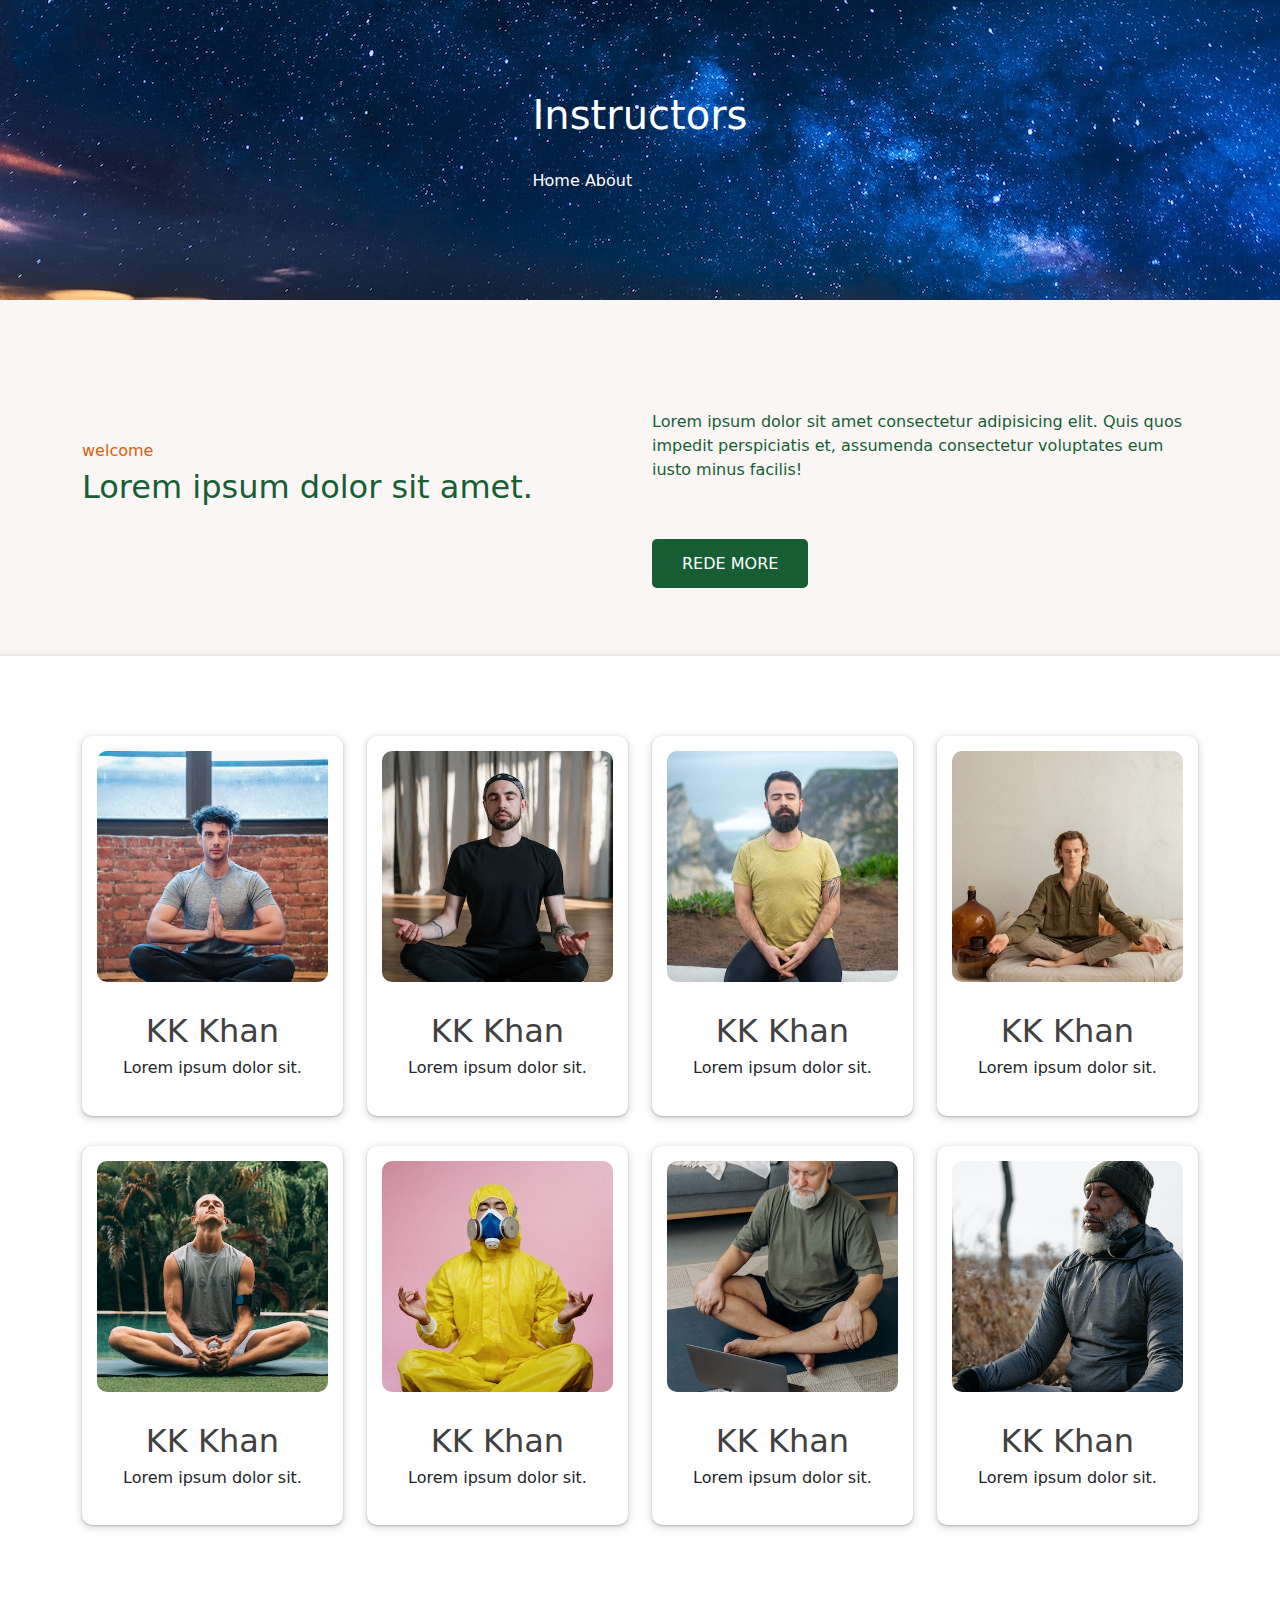
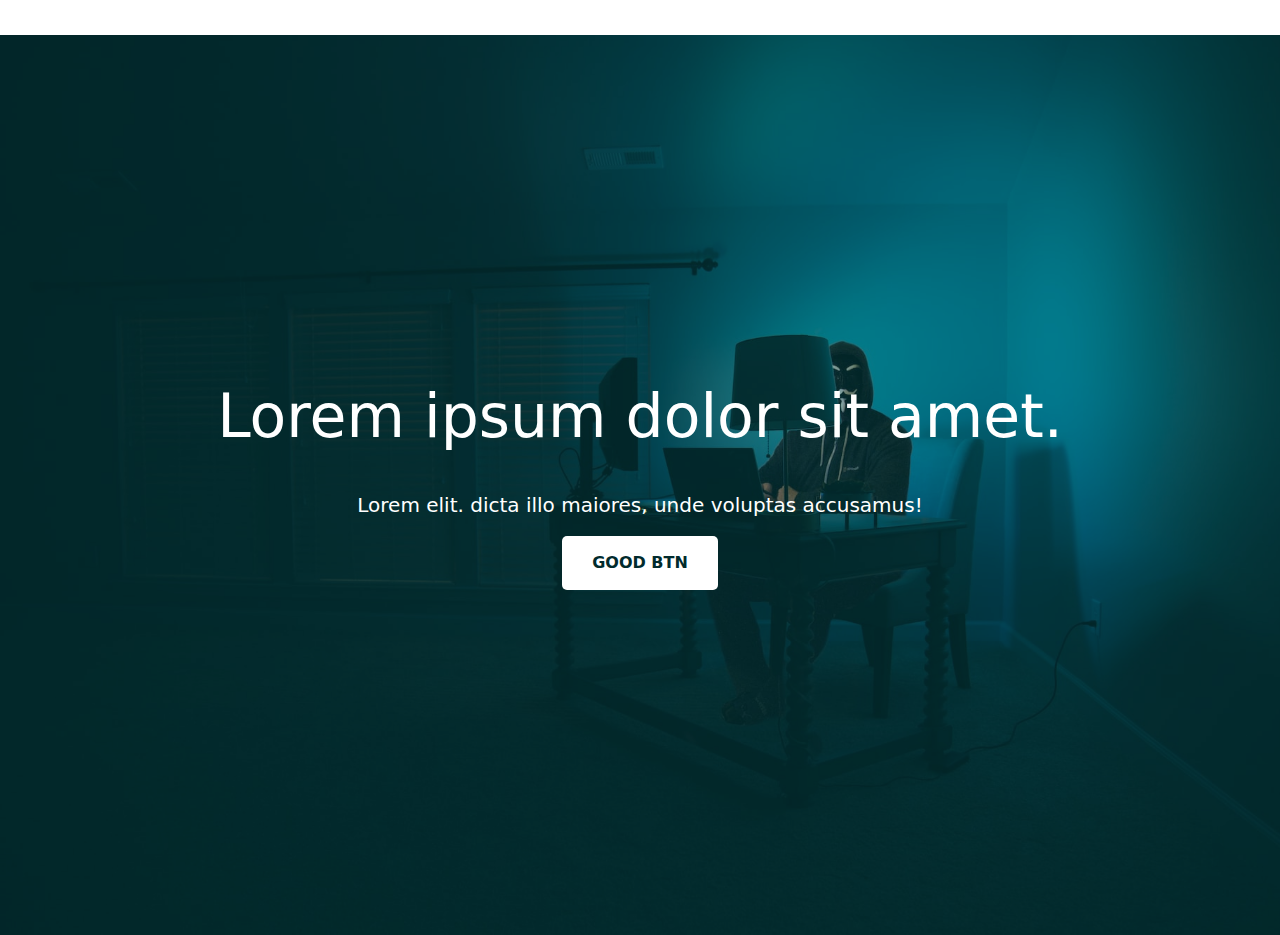
<file: about.html>
<!doctype html>
<html lang="en">
  <head>
    <!-- Required meta tags -->
    <meta charset="utf-8">
    <meta name="viewport" content="width=device-width, initial-scale=1">

    <!-- Bootstrap CSS -->
    <link rel="stylesheet" href="assets/css/bootstrap.min.css">
    <link rel="stylesheet" href="assets/css/all.min.css">
    <link rel="stylesheet" href="style.css">

    <title>Hello, world!</title>
  </head>
  <body>
    <!-- about top banner design start hear -->
    <section class="about-top-banner-section">
            <div class="about-banner-content">
                <div class="">
                    <h1>Instructors</h1>
                    <p> Home  About </p>
                </div>
            </div>
    </section>
    <section class="attitude">
        <div class="container">
            <div class="row">
                <div class="col-lg-6">
                    <div class="main-item">
                        <div class="child-item">
                            <h6>welcome</h6>
                            <h2>Lorem ipsum dolor sit amet.</h2>
                        </div>
                    </div>
                </div>
                <div class="col-lg-6">  
                    <p>Lorem ipsum dolor sit amet consectetur adipisicing elit. Quis quos impedit perspiciatis et, assumenda consectetur voluptates eum iusto minus facilis!</p>
                    <a href="#">Rede More</a>
                </div>
            </div>
        </div>
    </section>
    <section class="parson-yoga-section">
        <div class="container">
            <div class="row">
                <div class="col-lg-3 col-md-4 col-sm-6">
                    <div class="content">
                        <img src="assets/Image/ph (1).jpg">
                        <h2>KK Khan </h2>
                        <h6>Lorem ipsum dolor sit.</h6>
                    </div>
                </div>
                <div class="col-lg-3 col-md-4 col-sm-6">
                    <div class="content">
                        <img src="assets/Image/ph (2).jpg">
                        <h2>KK Khan </h2>
                        <h6>Lorem ipsum dolor sit.</h6>
                    </div>
                </div>
                <div class="col-lg-3 col-md-4 col-sm-6">
                    <div class="content">
                        <img src="assets/Image/ph (3).jpg">
                        <h2>KK Khan </h2>
                        <h6>Lorem ipsum dolor sit.</h6>
                    </div>
                </div>
                
                <div class="col-lg-3 col-md-4 col-sm-6">
                    <div class="content">
                        <img src="assets/Image/ph (4).jpg">
                        <h2>KK Khan </h2>
                        <h6>Lorem ipsum dolor sit.</h6>
                    </div>
                </div>
                <div class="col-lg-3 col-md-4 col-sm-6">
                    <div class="content">
                        <img src="assets/Image/ph (5).jpg">
                        <h2>KK Khan </h2>
                        <h6>Lorem ipsum dolor sit.</h6>
                    </div>
                </div>

                <div class="col-lg-3 col-md-4 col-sm-6">
                    <div class="content">
                        <img src="assets/Image/ph (6).jpg">
                        <h2>KK Khan </h2>
                        <h6>Lorem ipsum dolor sit.</h6>
                    </div>
                </div>
                <div class="col-lg-3 col-md-4 col-sm-6">
                    <div class="content">
                        <img src="assets/Image/ph (7).jpg">
                        <h2>KK Khan </h2>
                        <h6>Lorem ipsum dolor sit.</h6>
                    </div>
                </div>
                <div class="col-lg-3 col-md-4 col-sm-6">
                    <div class="content">
                        <img src="assets/Image/ph (8).jpg">
                        <h2>KK Khan </h2>
                        <h6>Lorem ipsum dolor sit.</h6>
                    </div>
                </div>
            </div>
        </div>

    </section>
 <section class="about-section-banner">
    
        <div class="about-section-banner-item">
            <h1>Lorem ipsum dolor sit amet.</h1>
            <p>Lorem  elit. dicta illo maiores, unde voluptas accusamus!</p>
            <a href="#">GOOD BTN</a>
        </div>
    
 </section>
    <style>
        .about-top-banner-section{
            background-image: url("assets/Image/oo.jpg");
            height: 300px;
            width: 100%;
            overflow: hidden;
            background-repeat: no-repeat;
            position: relative;
        }
        .about-banner-content{
            height: 100%;
            display: flex;
            justify-content: center;
            flex-direction: column;
            align-items: center;
   
        }
        .about-top-banner-section h1{
            color: white;
        }
        .about-top-banner-section p{
            color: white;
        }
/* ========= about-section-banner ======== */
        .about-section-banner{
            background-image: url("assets/Image/asif.jpg");
            height: 100vh;
            background-size: cover;
            width: 100%;
            position: relative;
            z-index: 1;
            overflow: hidden;
        }
        .about-section-banner::before{
            content: "";
            top: 0;
            left: 0;
            height: 100%;
            width: 100%;
            position: absolute;
            background: rgb(3, 74, 77);
            opacity: 50%;
            z-index: -1;
            
        }
        .about-section-banner-item{
            height: 100%;
            display: flex;
            justify-content: center;
            flex-direction: column;
            align-items: center;
        }

        .about-section-banner-item h1{
            color: white;
            font-size: 60px;
        }
        .about-section-banner-item p{
            color: white;
            font-size:20px;
        }
        .about-section-banner-item a{
            color: #012B2D;
            background: #fff;
            padding: 15px 30px;
            text-decoration: none;
            font-weight: 600;
            border-radius: 5px;
            transition: 0.5s;
        }
        .about-section-banner-item a:hover{
            background: #012B2D;
            color: #fff;
        }
        
    </style>
    <!-- about top banner design end hear -->
     <!-- Optional JavaScript; choose one of the two! -->

    <!-- Option 1: Bootstrap Bundle with Popper -->
    <script src="assets/js/bootstrap.min.js"></script>
    <script src="assets/js/all.min.js"></script>

    <!-- Option 2: Separate Popper and Bootstrap JS -->
    <!--
    <script src="https://cdn.jsdelivr.net/npm/@popperjs/core@2.10.2/dist/umd/popper.min.js" integrity="sha384-7+zCNj/IqJ95wo16oMtfsKbZ9ccEh31eOz1HGyDuCQ6wgnyJNSYdrPa03rtR1zdB" crossorigin="anonymous"></script>
    <script src="https://cdn.jsdelivr.net/npm/bootstrap@5.1.3/dist/js/bootstrap.min.js" integrity="sha384-QJHtvGhmr9XOIpI6YVutG+2QOK9T+ZnN4kzFN1RtK3zEFEIsxhlmWl5/YESvpZ13" crossorigin="anonymous"></script>
    -->
  </body>
</html>
</file>
<file: style.css>
html {
    scroll-behavior: smooth;
}
.button-design {
    text-decoration: none;
    color: white;
    background: #2c6f2f;
    padding: 12px 25px;
    border-radius: 5px;
    display: inline-block;
    font-size: 20px;
    font-weight: 500;
}

/* banner section start hear  */
.banner-section {
    background-image: linear-gradient(
        to left,
        #89e780,
        #69bd64,
        #4a9548,
        #2c6f2f,
        #0d4b16
    );
    height: auto;
    background-position: center;
    overflow: hidden;
}

.banner-content .left-site {
    display: flex;
    justify-content: center;
    flex-direction: column;
    height: 100%;
}
.banner-content .left-site .leftSiteContent:hover a {
    background: #69bd64;
    color: white;
}
.button-design .right-image {
    text-align: center;
    display: flex;
    align-items: flex-end;
    justify-content: center;
    height: 100%;
}
.button-design .right-image img {
    height: 750px;
}
.button-design .left-site h1 {
    line-height: 60px;
    font-size: 50px;
}
.button-design .left-site p {
    line-height: 30px;
    margin-bottom: 40px;
}
@media only screen and (max-width: 600px) {
    .right-image img {
        height: 550px;
    }
    .banner-content .left-site {
        padding: 40px 30px 0px 30px;
        text-align: center;
    }
    .yoga-parent {
        padding: 30px 30px 0px 30px;
    }
}
/* banner section end hear */
/* yoga section start hear */
.yogaSection {
    height: 100vh;
    background: white;
    border-top: 5px solid #317e52;
}

.yogaLeftContent {
    display: flex;
    justify-content: center;
    flex-direction: column;
    height: 100%;
}
.yogaLeftContent h5 {
    color: #ff8800;
}
.yogaLeftContent h2 {
    color: #317e52;
    font-size: 40px;
}
.yogaLeftContent p {
    color: #000000;
    margin-top: 20px;
    margin-bottom: 30px;
}
.yogaLeftContent a:hover {
    color: white;
}
.yogaSection .yogaImage .img-size {
    width: 100%;
    border-radius: 10px;
}
.yogaSection .yogaImage {
    text-align: center;
    display: flex;
    align-items: center;
    justify-content: center;
    height: 100vh;
    position: relative;
}
.yogaSection .yogaButton {
    position: absolute;
    margin-top: -150px;
    margin-left: -10px;
}
.yogaSection .yogaButton a {
    padding: 30px 50px;
    background: white;
    border-radius: 10px;
    box-shadow: rgba(0, 0, 0, 0.24) 0px 3px 8px;
    color: #317e52;
}
.yogaSection .yogaButton a:hover {
    color: #317e52;
}
/* yoga section style end hear */
/* Card section style start hear */
.card-section {
    background: #f9f6f5;
}
.card-section .card-title {
    text-align: center;
    padding: 40px 0px;
}
.card-parent-div {
    padding-bottom: 60px;
}
.card-section .card-title h5 {
    color: #ff8800;
}
.card-section .card-title h1 {
    color: #317e52;
}
.card-item {
    text-align: center;
    background: #fff;
    padding: 30px 0px;
    border-radius: 10px;
    margin-bottom: 25px;
}
.card-section .card-item i {
    font-size: 60px;
    color: #ff8800;
}
.card-section .card-item h3 {
    color: #317e52;
    margin: 20px 0px;
}
/* card section style end hear */
/* Card section two start hear */
.card-section-two {
    background-image: linear-gradient(
        to right,
        #0d251d,
        #13392c,
        #194e3c,
        #1f634c,
        #257a5d
    );
    height: auto;
}
.card-section-two .mainContent {
    padding: 4em 0;
}
.card-section-two .card-left-content {
    height: 100%;
    background: white;
    padding: 40px;
    border-radius: 1em;
    display: flex;
    justify-content: center;
    flex-direction: column;
}

.card-section-two .card-left-content h5 {
    color: #ff8800;
}
.card-section-two .card-left-content h1 {
    color: #317e52;
}
.card-section-two .card-left-content p {
    color: #52645e;
    margin-top: 1em;
    margin-bottom: 2em;
}
.card-section-two .card-left-content a:hover {
    color: white;
}
.card-section-two .c-content {
    background: #0d271f;
    padding: 6vh;
    text-align: center;
    border-radius: 10px;
    border: 1px solid white;
    margin-bottom: 4vh;
}
.card-section-two .c-content i {
    color: #ff8800;
    font-size: 45px;
}
.card-section-two .c-content h3 {
    color: white;
}
.card-section-two .c-content p {
    color: white;
}
/* Card tow design end hear  */
/* awesome-section style start hear */
.awesome-section {
    padding: 80px 0px;
}
.awesome-section .awesome-left {
    height: 100%;
    display: flex;
    flex-direction: column;

    justify-content: center;
    padding: 40px 0px;
}
.awesome-section .awesome-left h6 {
    color: #ff8800;
}
.awesome-section .awesome-left h1 {
    color: #104131;
}
.awesome-section .awesome-left p {
    color: rgb(22, 22, 22);
    margin-top: 20px;
    margin-bottom: 60px;
}
.awesome-section .awesome-left a {
    color: white;
    text-decoration: none;
    padding: 15px 30px;
    border-radius: 8px;
    background: #104131;
}
.right-design .card-design {
    padding: 20px;
    box-shadow: rgba(99, 99, 99, 0.2) 0px 2px 8px 0px;
    transition: 0.5s;
    border-radius: 10px;
}
.right-design .card-design:hover {
    box-shadow: rgba(0, 0, 0, 0.25) 0px 14px 28px,
        rgba(0, 0, 0, 0.22) 0px 10px 10px;
}
.right-design .card-design img {
    width: 100%;
    border-radius: 10px;
    transition: transform 1s ease-in-out;
}
.right-design .card-design img:hover {
    transform: rotate(360deg);
}
.right-design .name-text {
    text-align: center;
    margin-top: 50px;
    margin-bottom: 30px;
}
.right-design .name-text h4 {
    color: #104131;
}
.right-design .name-text p {
    color: #104131;
}

/* awesome-section end hear */
/* Latest News section style start hear  */
.latest-news {
    background-color: antiquewhite;
    padding: 80px 0px;
}
.latest-news .latest-news-title {
    text-align: center;
}
.latest-news .latest-news-title h1 {
    color: #185e35;
    margin-bottom: 60px;
}
.latest-news .latest-news-title h6 {
    color: rgb(245, 144, 12);
}
.latest-news .card-item-my img {
    width: 100%;
    position: relative;
    transition: transform 0.2s;
}
.latest-news .card-item-my img:hover {
    transform: scale(1.1);
}
.latest-news .card-item-my .text-class {
    position: absolute;
    margin-top: -260px;
    padding: 15px;
}
.latest-news .card-item-my .text-class a {
    background: #185e35;
    padding: 4px 15px;
    color: white;
    border-radius: 20px;
}
.card-item-my .card-content-my {
    background: #fff;
}
.card-item-my .card-content-my h4 {
    padding: 40px 20px;
    color: #185e35;
}
.card-item-my .card-content-my h4:hover {
    color: #08be54;
}
.card-content-my-bottom {
    border-top: 1px solid rgb(189, 189, 189);
    text-align: center;
}
.card-content-my-bottom p {
    padding: 20px 0px;
    color: rgb(189, 189, 189);
}
/* Latest News section style end hear  */

/* bottom banner section style start hear */
.bottom-baner {
    background-image: url("assets/Image/bbb.jpg");
    height: 100vh;
    background-size: cover;
    width: 100%;
    position: relative;
    overflow: hidden;
    z-index: 1;
}
.bottom-baner::before {
    position: absolute;
    z-index: -1;
    content: "";
    height: 100%;
    width: 100%;
    background: rgb(4, 97, 9);
    top: 0;
    left: 0;
    opacity: 50%;
}

.bottom-baner-content {
    height: 100%;
    display: flex;
    justify-content: center;
    flex-direction: column;
    align-items: center;
}
.bottom-baner-content h1 {
    color: white;
    font-size: 5cqi;
}
.bottom-baner-content h6 {
    color: white;
    margin: 30px 0px;
}
.bottom-baner-content a {
    font-size: 20px;
    color: white !important;
    background: rgb(0, 129, 75);
    z-index: 1;
    padding: 15px 50px;
    border-radius: 10px;
    transition: transform 1s ease-in-out;
    cursor: pointer;
    box-shadow: rgba(50, 50, 93, 0.25) 0px 30px 60px -12px inset,
        rgba(0, 0, 0, 0.3) 0px 18px 36px -18px inset;
}
.bottom-baner-content a:hover {
    transform: rotate(360deg);
    background: rgb(0, 148, 128);
}
/* Buttom banner section style end hear */
/* ========================================About======================================== */
/* The attitude section start hear */
.attitude {
    background: #f9f6f5;
    padding: 80px 0px;
}
.attitude h6 {
    color: rgb(221, 95, 11);
}
.attitude h2 {
    color: #185e35;
}
.attitude p {
    color: #185e35;
    margin-bottom: 70px;
}
.attitude a {
    color: white;
    background: #185e35;
    padding: 15px 30px;
    text-decoration: none;
    text-transform: uppercase;
    border-radius: 5px;
}
.main-item {
    height: 100%;
    display: flex;
    flex-direction: column;
    justify-content: center;
}

/* The attitude section end hear */
/* persone yoga section start hear */
.parson-yoga-section {
    padding: 80px 0px;
    box-shadow: rgba(60, 64, 67, 0.3) 0px 1px 2px 0px,
        rgba(60, 64, 67, 0.15) 0px 2px 6px 2px;
}
.parson-yoga-section .content {
    background: white;
    padding: 15px 15px 30px 15px;
    text-align: center;
    border-radius: 10px;
    box-shadow: rgba(60, 64, 67, 0.3) 0px 1px 2px 0px,
        rgba(60, 64, 67, 0.15) 0px 2px 6px 2px;
    margin-bottom: 30px;
}
.parson-yoga-section .content:hover {
    animation: vibrate 0.5s;
    animation-iteration-count: infinite;
}
.parson-yoga-section .content h2,
p {
    color: rgb(64, 65, 64);
    margin-top: 30px;
}
.parson-yoga-section .content img {
    border-radius: 10px;
    width: 100%;
}
@keyframes vibrate {
    0% {
        transform: rotate(0deg);
    }
    10% {
        transform: rotate(-1deg);
    }
    20% {
        transform: rotate(1deg);
    }
    30% {
        transform: rotate(0deg);
    }
    40% {
        transform: rotate(1deg);
    }
    50% {
        transform: rotate(-1deg);
    }
    60% {
        transform: rotate(0deg);
    }
    70% {
        transform: rotate(-1deg);
    }
    80% {
        transform: rotate(1deg);
    }
    90% {
        transform: rotate(0deg);
    }
    100% {
        transform: rotate(-1deg);
    }
}
/* persone yoga section end hear */
</file>
